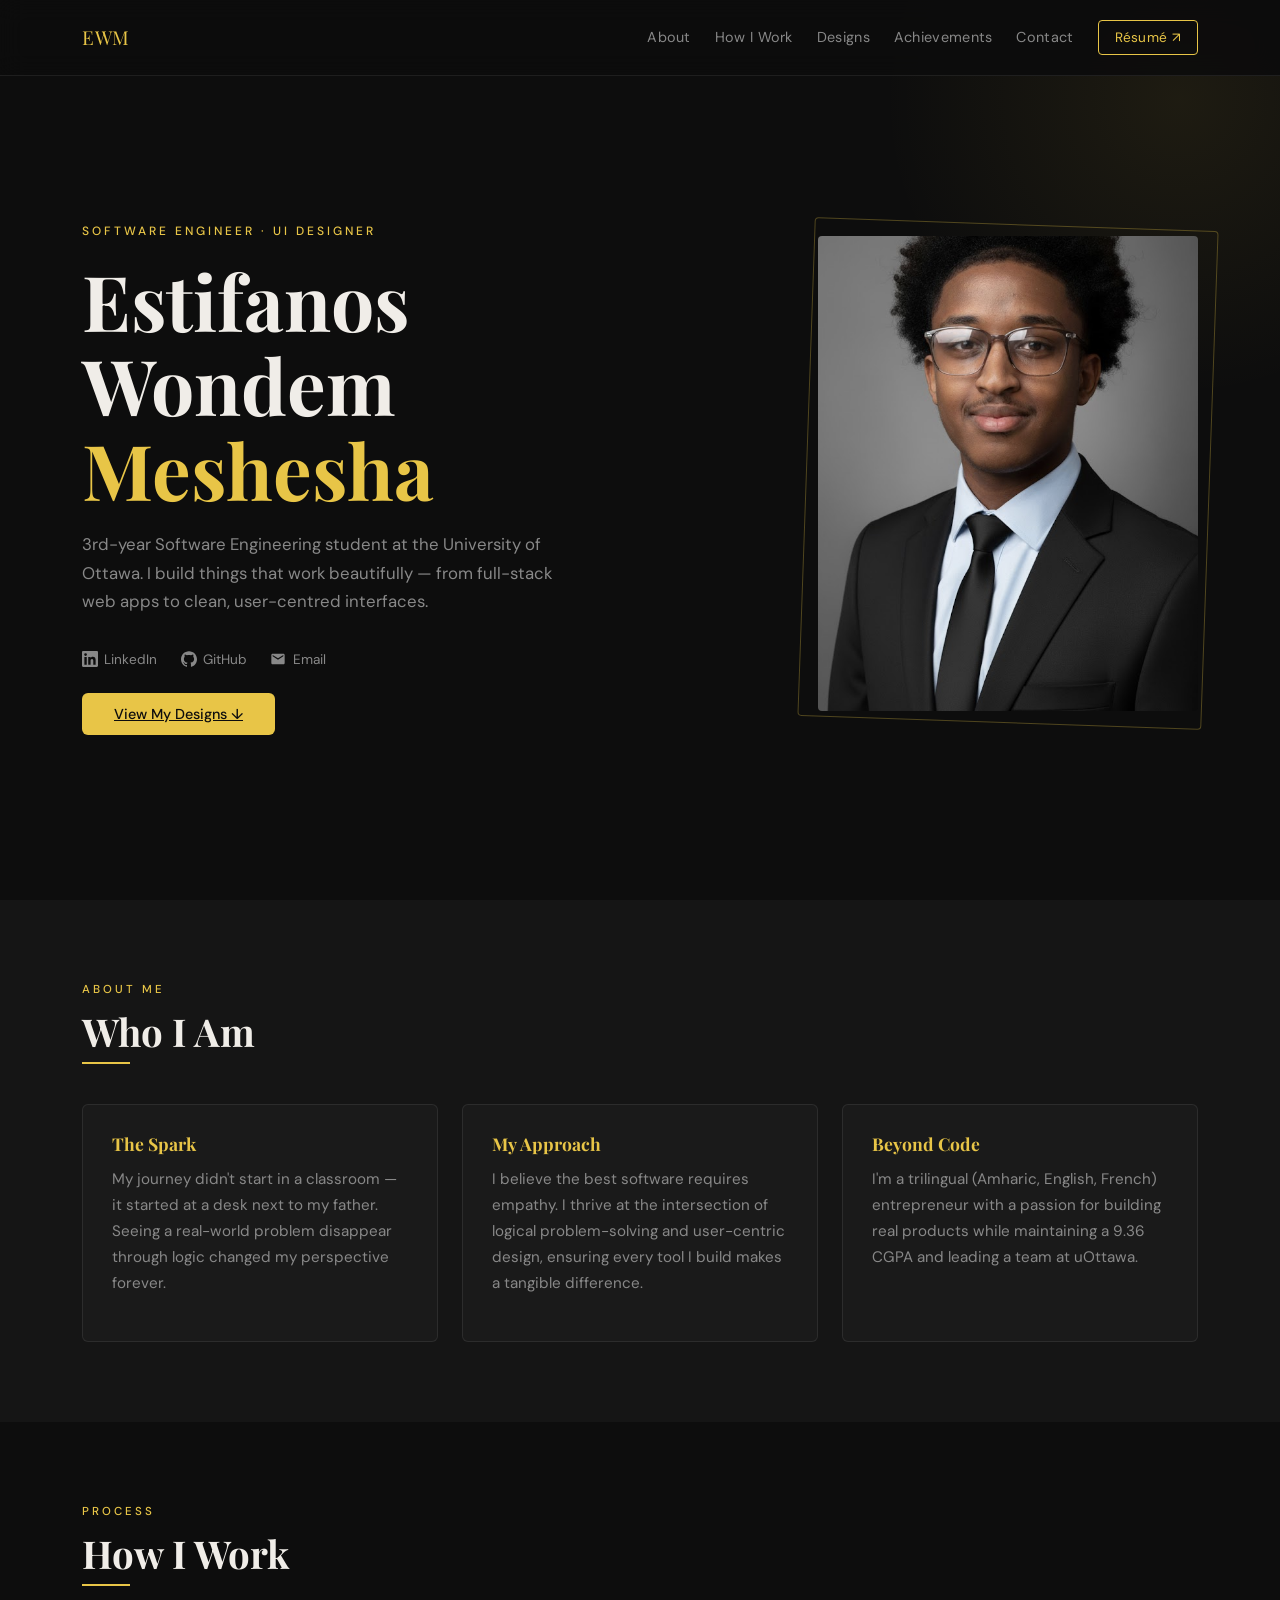
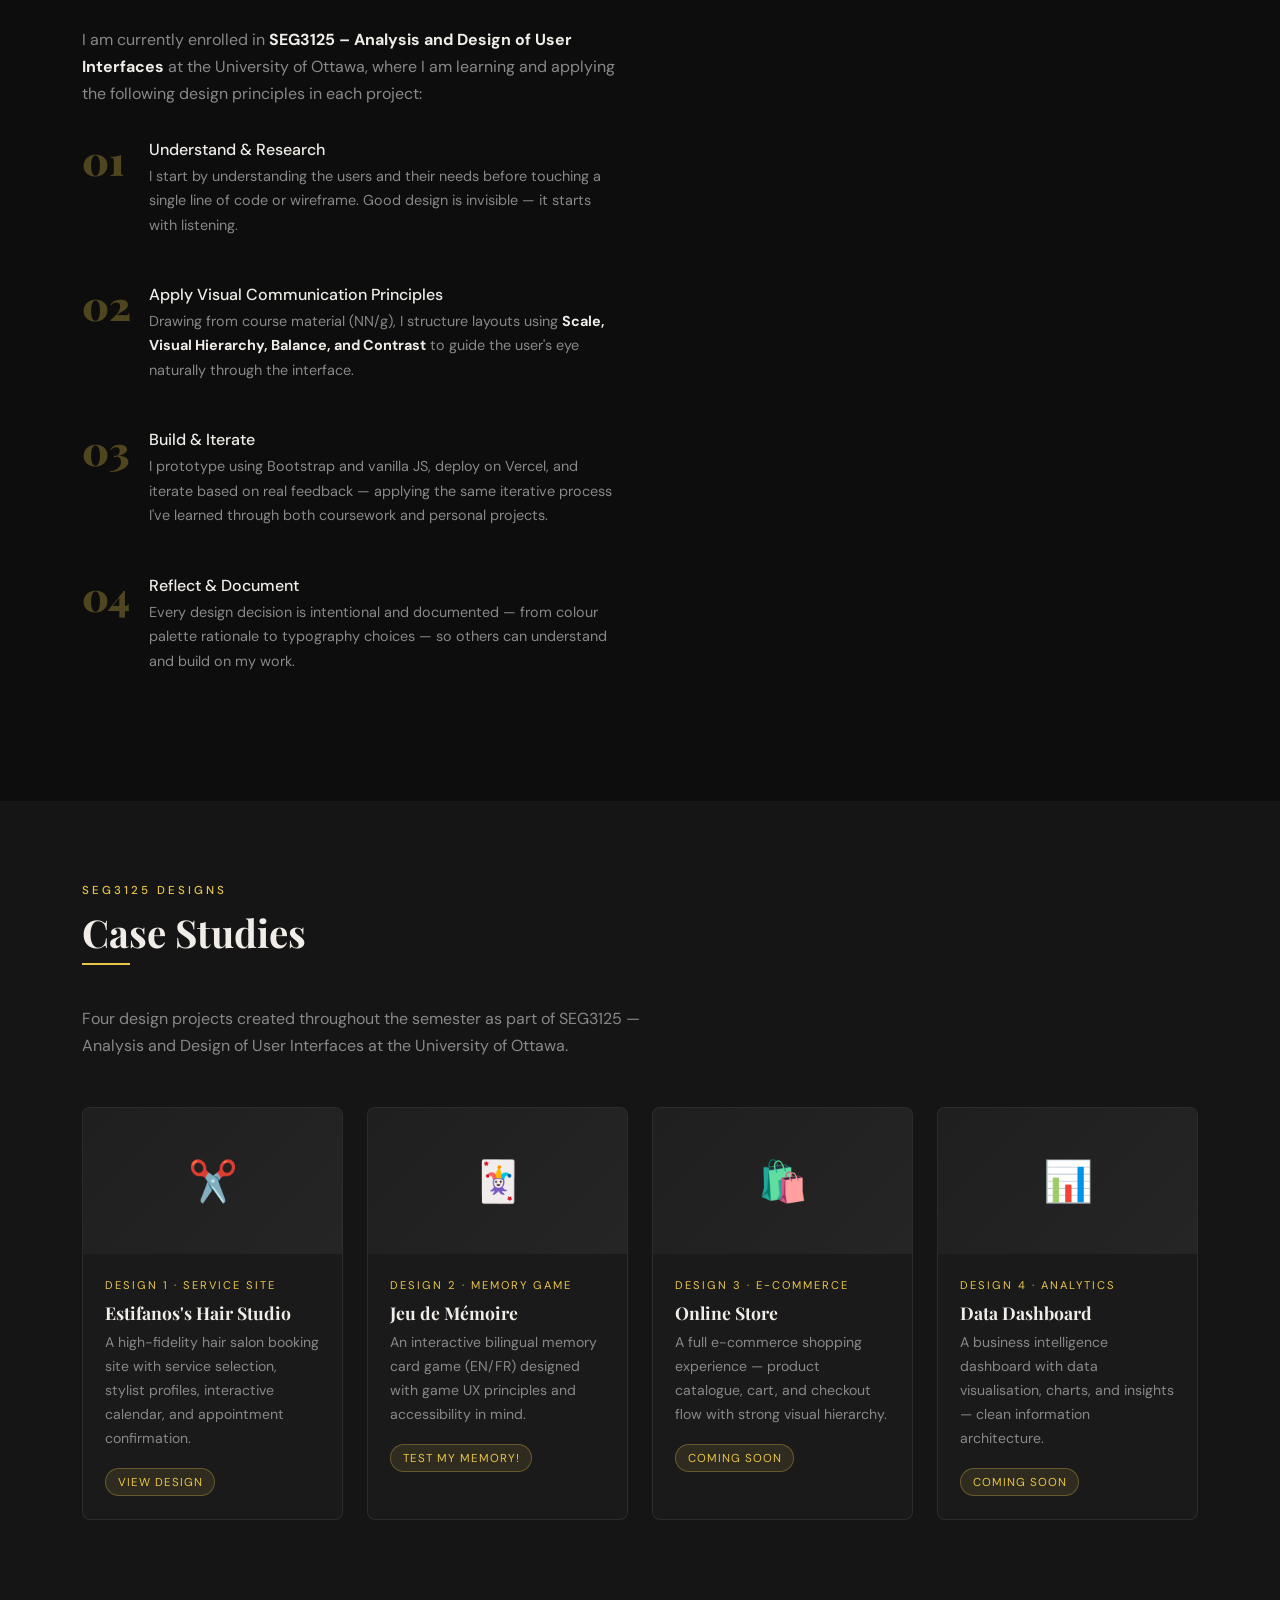
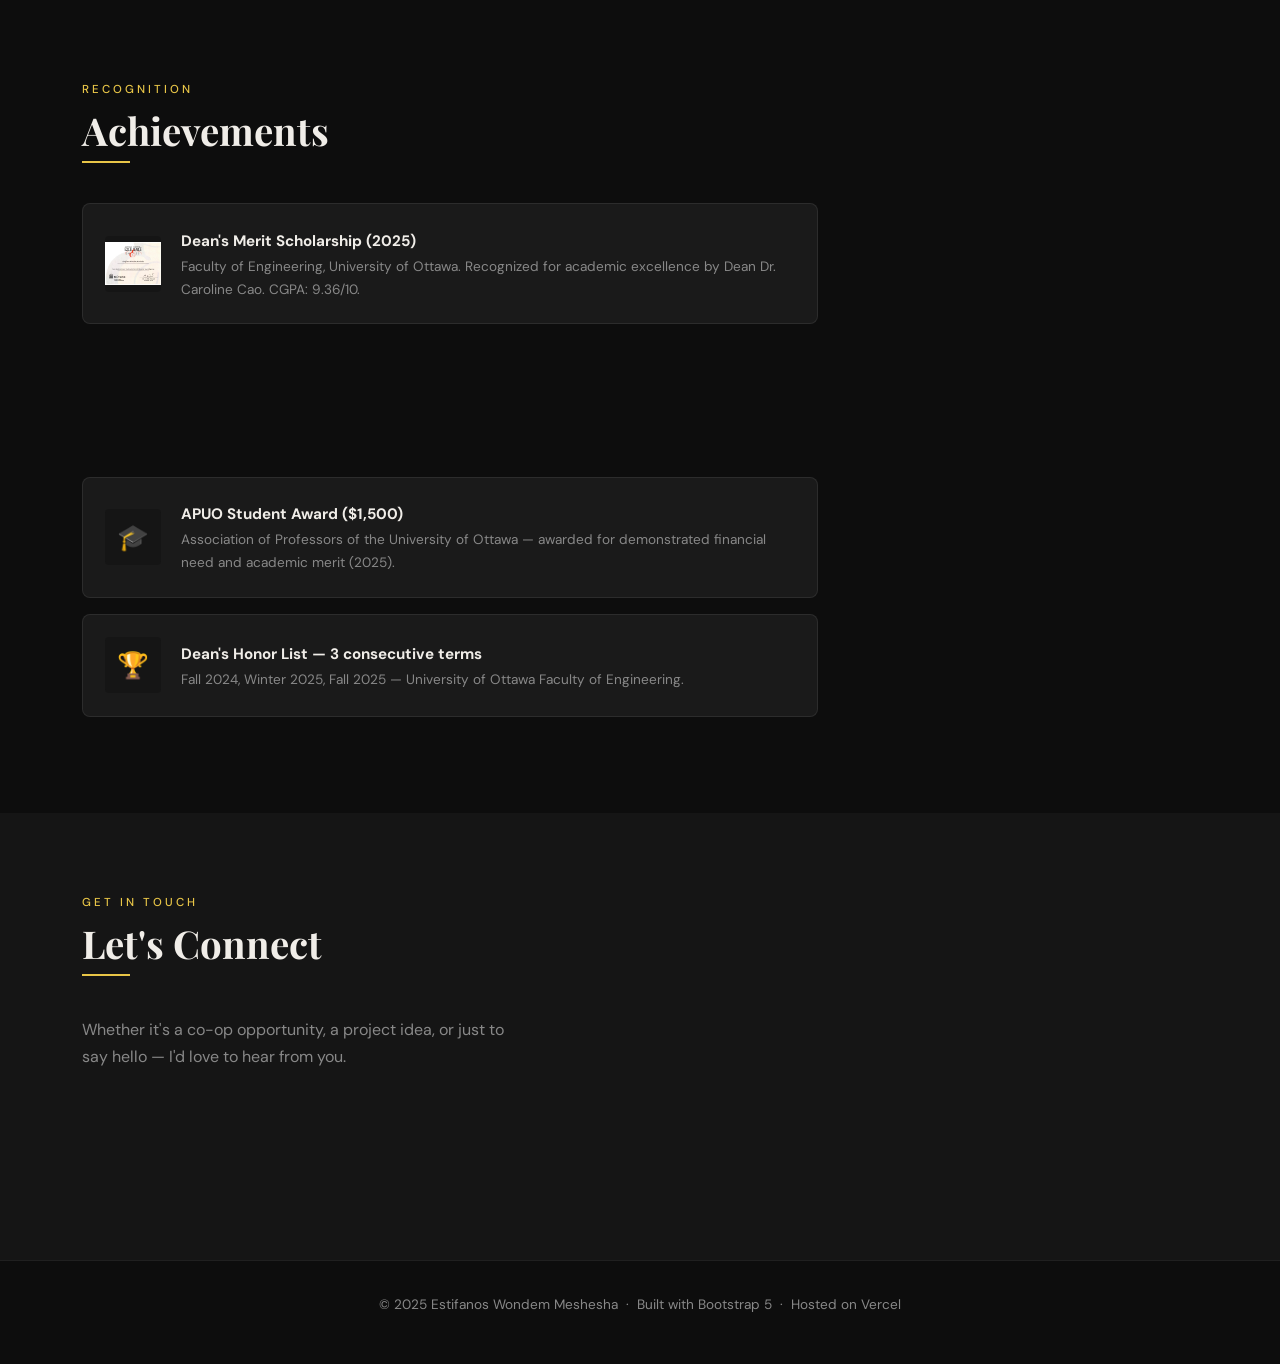
<file: index.html>
<!DOCTYPE html>
<html lang="en">
<head>
  <meta charset="UTF-8" />
  <meta name="viewport" content="width=device-width, initial-scale=1.0"/>
  <title>Estifanos Wondem Meshesha | Portfolio</title>
  <link href="https://cdn.jsdelivr.net/npm/bootstrap@5.3.2/dist/css/bootstrap.min.css" rel="stylesheet"/>
  <link href="https://fonts.googleapis.com/css2?family=Playfair+Display:wght@700;900&family=DM+Sans:wght@300;400;500&display=swap" rel="stylesheet"/>
  <link rel="stylesheet" href="style.css"/>
</head>
<body>

  
  <nav class="navbar navbar-expand-lg fixed-top">
    <div class="container">
      <a class="navbar-brand" href="#">EWM</a>
      <button class="navbar-toggler" type="button" data-bs-toggle="collapse" data-bs-target="#navMenu">
        <span class="navbar-toggler-icon"></span>
      </button>
      <div class="collapse navbar-collapse justify-content-end" id="navMenu">
        <ul class="navbar-nav align-items-center gap-2">
          <li class="nav-item"><a class="nav-link" href="#about">About</a></li>
          <li class="nav-item"><a class="nav-link" href="#how-i-work">How I Work</a></li>
          <li class="nav-item"><a class="nav-link" href="#case-studies">Designs</a></li>
          <li class="nav-item"><a class="nav-link" href="#achievements">Achievements</a></li>
          <li class="nav-item"><a class="nav-link" href="#contact">Contact</a></li>
          <li class="nav-item ms-2">
            <a class="nav-link resume-btn" href="Images/Resume.pdf" target="_blank">Résumé ↗</a>
          </li>
        </ul>
      </div>
    </div>
  </nav>

  
  <section class="hero" id="home">
    <div class="container">
      <div class="row align-items-center g-5">
        <div class="col-lg-7">
          <p class="hero-label">Software Engineer · UI Designer</p>
          <h1>Estifanos<br>Wondem<br><span>Meshesha</span></h1>
          <p class="hero-desc">
            3rd-year Software Engineering student at the University of Ottawa.
            I build things that work beautifully — from full-stack web apps
            to clean, user-centred interfaces.
          </p>
          <div class="social-row mb-4">
            <a href="https://www.linkedin.com/in/estifanoswm" target="_blank">
              <svg width="16" height="16" viewBox="0 0 24 24" fill="currentColor"><path d="M20.447 20.452h-3.554v-5.569c0-1.328-.027-3.037-1.852-3.037-1.853 0-2.136 1.445-2.136 2.939v5.667H9.351V9h3.414v1.561h.046c.477-.9 1.637-1.85 3.37-1.85 3.601 0 4.267 2.37 4.267 5.455v6.286zM5.337 7.433a2.062 2.062 0 0 1-2.063-2.065 2.064 2.064 0 1 1 2.063 2.065zm1.782 13.019H3.555V9h3.564v11.452zM22.225 0H1.771C.792 0 0 .774 0 1.729v20.542C0 23.227.792 24 1.771 24h20.451C23.2 24 24 23.227 24 22.271V1.729C24 .774 23.2 0 22.222 0h.003z"/></svg>
              LinkedIn
            </a>
            <a href="https://github.com/estifanoswm" target="_blank">
              <svg width="16" height="16" viewBox="0 0 24 24" fill="currentColor"><path d="M12 .297c-6.63 0-12 5.373-12 12 0 5.303 3.438 9.8 8.205 11.385.6.113.82-.258.82-.577 0-.285-.01-1.04-.015-2.04-3.338.724-4.042-1.61-4.042-1.61C4.422 18.07 3.633 17.7 3.633 17.7c-1.087-.744.084-.729.084-.729 1.205.084 1.838 1.236 1.838 1.236 1.07 1.835 2.809 1.305 3.495.998.108-.776.417-1.305.76-1.605-2.665-.3-5.466-1.332-5.466-5.93 0-1.31.465-2.38 1.235-3.22-.135-.303-.54-1.523.105-3.176 0 0 1.005-.322 3.3 1.23.96-.267 1.98-.399 3-.405 1.02.006 2.04.138 3 .405 2.28-1.552 3.285-1.23 3.285-1.23.645 1.653.24 2.873.12 3.176.765.84 1.23 1.91 1.23 3.22 0 4.61-2.805 5.625-5.475 5.92.42.36.81 1.096.81 2.22 0 1.606-.015 2.896-.015 3.286 0 .315.21.69.825.57C20.565 22.092 24 17.592 24 12.297c0-6.627-5.373-12-12-12"/></svg>
              GitHub
            </a>
            <a href="mailto:estifanos.wondem@outlook.com">
              <svg width="16" height="16" viewBox="0 0 24 24" fill="currentColor"><path d="M20 4H4c-1.1 0-2 .9-2 2v12c0 1.1.9 2 2 2h16c1.1 0 2-.9 2-2V6c0-1.1-.9-2-2-2zm0 4l-8 5-8-5V6l8 5 8-5v2z"/></svg>
              Email
            </a>
          </div>
          <a href="#case-studies" class="btn-accent">View My Designs ↓</a>
        </div>
        <div class="col-lg-5 d-none d-lg-flex justify-content-end">
          <div class="hero-img-wrap">
            <img class="hero-img" src="Images/Estifanos_Wondem_Meshesha.png" alt="Estifanos Wondem Meshesha">
          </div>
        </div>
      </div>
    </div>
  </section>

  
  <section id="about">
    <div class="container">
      <p class="section-label fade-up">About Me</p>
      <h2 class="section-title fade-up">Who I Am</h2>
      <div class="divider fade-up"></div>
      <div class="row g-4">
        <div class="col-md-4 fade-up">
          <div class="about-block">
            <h3>The Spark</h3>
            <p>My journey didn't start in a classroom — it started at a desk next to my father. Seeing a real-world problem disappear through logic changed my perspective forever.</p>
          </div>
        </div>
        <div class="col-md-4 fade-up">
          <div class="about-block">
            <h3>My Approach</h3>
            <p>I believe the best software requires empathy. I thrive at the intersection of logical problem-solving and user-centric design, ensuring every tool I build makes a tangible difference.</p>
          </div>
        </div>
        <div class="col-md-4 fade-up">
          <div class="about-block">
            <h3>Beyond Code</h3>
            <p>I'm a trilingual (Amharic, English, French) entrepreneur with a passion for building real products while maintaining a 9.36 CGPA and leading a team at uOttawa.</p>
          </div>
        </div>
      </div>
    </div>
  </section>

  
  <section id="how-i-work">
    <div class="container">
      <p class="section-label fade-up">Process</p>
      <h2 class="section-title fade-up">How I Work</h2>
      <div class="divider fade-up"></div>
      <div class="row g-5">
        <div class="col-lg-6">
          <p class="fade-up" style="color:var(--muted); margin-bottom:2rem;">
            I am currently enrolled in <strong style="color:var(--text)">SEG3125 – Analysis and Design of User Interfaces</strong> at the University of Ottawa, where I am learning and applying the following design principles in each project:
          </p>
          <div class="process-step fade-up">
            <span class="step-num">01</span>
            <div class="step-content">
              <h4>Understand &amp; Research</h4>
              <p>I start by understanding the users and their needs before touching a single line of code or wireframe. Good design is invisible — it starts with listening.</p>
            </div>
          </div>
          <div class="process-step fade-up">
            <span class="step-num">02</span>
            <div class="step-content">
              <h4>Apply Visual Communication Principles</h4>
              <p>Drawing from course material (NN/g), I structure layouts using <strong style="color:var(--text)">Scale, Visual Hierarchy, Balance, and Contrast</strong> to guide the user's eye naturally through the interface.</p>
            </div>
          </div>
          <div class="process-step fade-up">
            <span class="step-num">03</span>
            <div class="step-content">
              <h4>Build &amp; Iterate</h4>
              <p>I prototype using Bootstrap and vanilla JS, deploy on Vercel, and iterate based on real feedback — applying the same iterative process I've learned through both coursework and personal projects.</p>
            </div>
          </div>
          <div class="process-step fade-up">
            <span class="step-num">04</span>
            <div class="step-content">
              <h4>Reflect &amp; Document</h4>
              <p>Every design decision is intentional and documented — from colour palette rationale to typography choices — so others can understand and build on my work.</p>
            </div>
          </div>
        </div>
        <div class="col-lg-6 fade-up">
          <div class="about-block" style="height:auto;">
            <h3 style="margin-bottom:1rem;">Tools &amp; Technologies</h3>
            <p style="margin-bottom:1.2rem;">My current development toolkit for UI work:</p>
            <div class="tools-list">
              <span class="tool-tag">HTML5</span>
              <span class="tool-tag">CSS3</span>
              <span class="tool-tag">JavaScript</span>
              <span class="tool-tag">Bootstrap 5</span>
              <span class="tool-tag">React 19</span>
              <span class="tool-tag">Next.js 14</span>
              <span class="tool-tag">Tailwind CSS</span>
              <span class="tool-tag">Figma</span>
              <span class="tool-tag">Vercel</span>
              <span class="tool-tag">Git &amp; GitHub</span>
              <span class="tool-tag">Supabase</span>
              <span class="tool-tag">TypeScript</span>
            </div>
            <hr style="border-color:var(--border); margin:1.5rem 0;">
            <p style="font-size:0.88rem; color:var(--muted);">
              Useful references I use throughout my design process:
            </p>
            <div class="mt-2">
              <a href="https://www.nngroup.com/" target="_blank" style="color:var(--accent2); font-size:0.88rem; display:block; margin-bottom:0.4rem;">↗ Nielsen Norman Group (NN/g)</a>
              <a href="https://www.interaction-design.org/" target="_blank" style="color:var(--accent2); font-size:0.88rem; display:block; margin-bottom:0.4rem;">↗ Interaction Design Foundation</a>
              <a href="https://www.w3schools.com/bootstrap5/" target="_blank" style="color:var(--accent2); font-size:0.88rem; display:block;">↗ Bootstrap 5 Documentation</a>
            </div>
          </div>
        </div>
      </div>
    </div>
  </section>

  
  <section id="case-studies">
    <div class="container">
      <p class="section-label fade-up">SEG3125 Designs</p>
      <h2 class="section-title fade-up">Case Studies</h2>
      <div class="divider fade-up"></div>
      <p class="fade-up mb-5" style="color:var(--muted); max-width:560px;">
        Four design projects created throughout the semester as part of SEG3125 — Analysis and Design of User Interfaces at the University of Ottawa.
      </p>
      <div class="row g-4">

        
        <div class="col-md-6 col-lg-3 fade-up">
          <div class="case-card">
            <div class="case-img">✂️</div>
            <div class="case-body">
              <span class="case-tag">Design 1 · Service Site</span>
              <h3>Estifanos's Hair Studio</h3>
              <p>A high-fidelity hair salon booking site with service selection, stylist profiles, interactive calendar, and appointment confirmation.</p>
              <a href="https://estifanos-s.vercel.app/" target="_blank" class="coming-soon-badge" style="text-decoration:none;">View Design</a>
            </div>
          </div>
        </div>

        
        <div class="col-md-6 col-lg-3 fade-up">
          <div class="case-card">
            <div class="case-img">🃏</div>
            <div class="case-body">
              <span class="case-tag">Design 2 · Memory Game</span>
              <h3>Jeu de Mémoire</h3>
              <p>An interactive bilingual memory card game (EN/FR) designed with game UX principles and accessibility in mind.</p>
              <a href="https://deja-vue-alpha.vercel.app/" target="_blank" class="coming-soon-badge" style="text-decoration:none;">Test my memory!</a>
            </div>
          </div>
        </div>

        
        <div class="col-md-6 col-lg-3 fade-up">
          <div class="case-card">
            <div class="case-img">🛍️</div>
            <div class="case-body">
              <span class="case-tag">Design 3 · E-Commerce</span>
              <h3>Online Store</h3>
              <p>A full e-commerce shopping experience — product catalogue, cart, and checkout flow with strong visual hierarchy.</p>
              <span class="coming-soon-badge">Coming Soon</span>
            </div>
          </div>
        </div>

        
        <div class="col-md-6 col-lg-3 fade-up">
          <div class="case-card">
            <div class="case-img">📊</div>
            <div class="case-body">
              <span class="case-tag">Design 4 · Analytics</span>
              <h3>Data Dashboard</h3>
              <p>A business intelligence dashboard with data visualisation, charts, and insights — clean information architecture.</p>
              <span class="coming-soon-badge">Coming Soon</span>
            </div>
          </div>
        </div>

      </div>
    </div>
  </section>

  
  <section id="achievements">
    <div class="container">
      <p class="section-label fade-up">Recognition</p>
      <h2 class="section-title fade-up">Achievements</h2>
      <div class="divider fade-up"></div>
      <div class="row">
        <div class="col-lg-8">
          <div class="achievement-item fade-up">
            <img src="Images/2025.png" alt="Dean's Merit Scholarship 2025">
            <div>
              <strong>Dean's Merit Scholarship (2025)</strong>
              <p>Faculty of Engineering, University of Ottawa. Recognized for academic excellence by Dean Dr. Caroline Cao. CGPA: 9.36/10.</p>
            </div>
          </div>
          <div class="achievement-item fade-up">
            <img src="Images/2024.png" alt="Dean's Merit Scholarship 2024">
            <div>
              <strong>Dean's Merit Scholarship (2024)</strong>
              <p>Faculty of Engineering, University of Ottawa. Recognized for academic excellence by Dean Michel Labrosse.</p>
            </div>
          </div>
          <div class="achievement-item fade-up">
            <div style="width:56px;height:56px;background:var(--surface);border-radius:4px;display:flex;align-items:center;justify-content:center;font-size:1.6rem;flex-shrink:0;">🎓</div>
            <div>
              <strong>APUO Student Award ($1,500)</strong>
              <p>Association of Professors of the University of Ottawa — awarded for demonstrated financial need and academic merit (2025).</p>
            </div>
          </div>
          <div class="achievement-item fade-up">
            <div style="width:56px;height:56px;background:var(--surface);border-radius:4px;display:flex;align-items:center;justify-content:center;font-size:1.6rem;flex-shrink:0;">🏆</div>
            <div>
              <strong>Dean's Honor List — 3 consecutive terms</strong>
              <p>Fall 2024, Winter 2025, Fall 2025 — University of Ottawa Faculty of Engineering.</p>
            </div>
          </div>
        </div>
      </div>
    </div>
  </section>

  
  <section id="contact">
    <div class="container">
      <div class="row">
        <div class="col-lg-5 mb-4 mb-lg-0">
          <p class="section-label fade-up">Get In Touch</p>
          <h2 class="section-title fade-up">Let's Connect</h2>
          <div class="divider fade-up"></div>
          <p class="fade-up" style="color:var(--muted); margin-bottom:1.5rem;">
            Whether it's a co-op opportunity, a project idea, or just to say hello — I'd love to hear from you.
          </p>
          <div class="fade-up">
            <a href="https://linktr.ee/estifanoswm" target="_blank" style="color:var(--accent2); font-size:0.9rem;">↗ Connect on Linktree</a>
          </div>
        </div>
        <div class="col-lg-6 offset-lg-1 fade-up">
          <form class="contact-form" action="https://formspree.io/f/mjgbzwkg" method="POST">
            <div class="row g-3">
              <div class="col-md-6">
                <input type="text" name="name" placeholder="Your Name" required>
              </div>
              <div class="col-md-6">
                <input type="email" name="email" placeholder="your@email.com" required>
              </div>
            </div>
            <textarea name="message" rows="5" placeholder="Tell me about your project or opportunity..."></textarea>
            <button type="submit" class="btn-accent">Send Message →</button>
          </form>
        </div>
      </div>
    </div>
  </section>

  
  <footer>
    <div class="container">
      <p>&copy; 2025 Estifanos Wondem Meshesha &nbsp;·&nbsp; Built with Bootstrap 5 &nbsp;·&nbsp; Hosted on Vercel</p>
    </div>
  </footer>

  <script src="https://cdn.jsdelivr.net/npm/bootstrap@5.3.2/dist/js/bootstrap.bundle.min.js"></script>
  <script>
    // Scroll fade-in observer
    const observer = new IntersectionObserver((entries) => {
      entries.forEach((entry, i) => {
        if (entry.isIntersecting) {
          setTimeout(() => {
            entry.target.classList.add('visible');
          }, i * 80);
          observer.unobserve(entry.target);
        }
      });
    }, { threshold: 0.12 });

    document.querySelectorAll('.fade-up').forEach(el => observer.observe(el));

    // Active nav link highlight
    const sections = document.querySelectorAll('section[id]');
    window.addEventListener('scroll', () => {
      let current = '';
      sections.forEach(s => {
        if (window.scrollY >= s.offsetTop - 100) current = s.getAttribute('id');
      });
      document.querySelectorAll('.nav-link').forEach(link => {
        link.style.color = link.getAttribute('href') === `#${current}` ? 'var(--accent)' : '';
      });
    });
  </script>
</body>
</html>
</file>
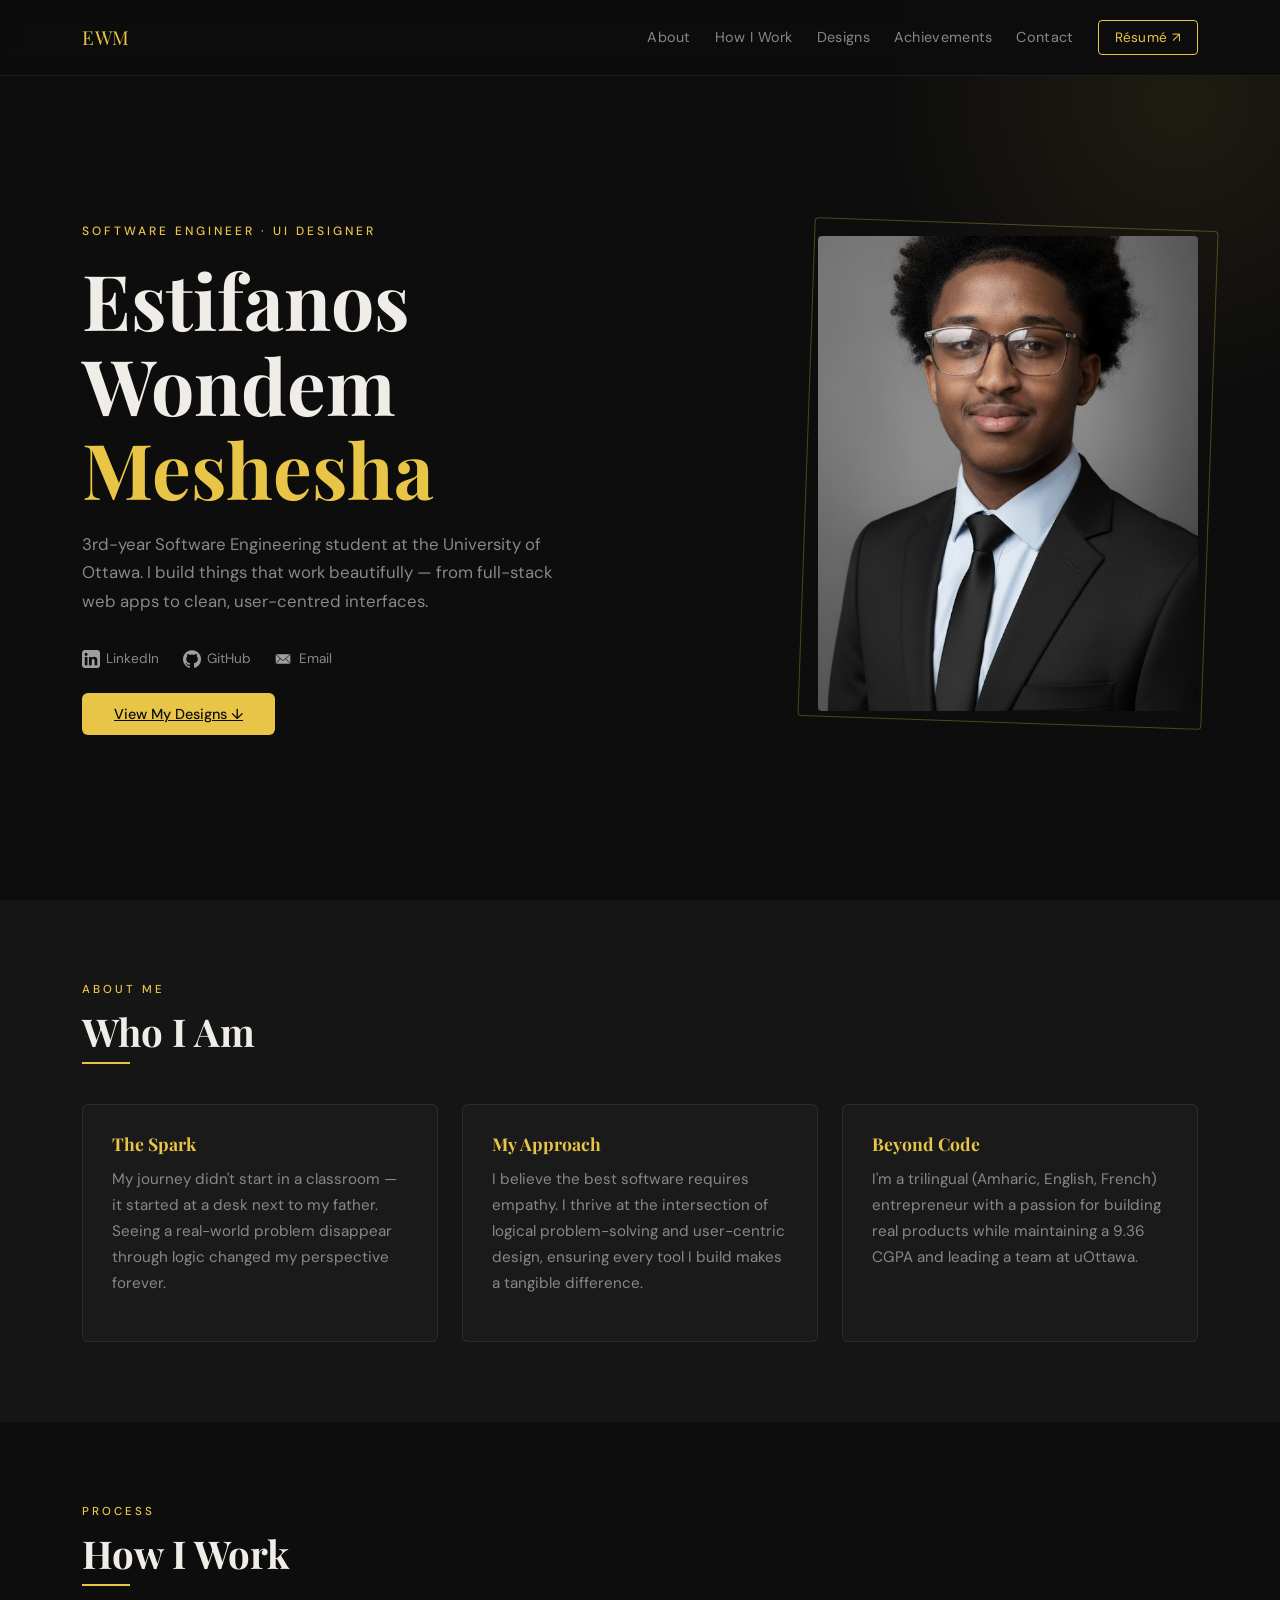
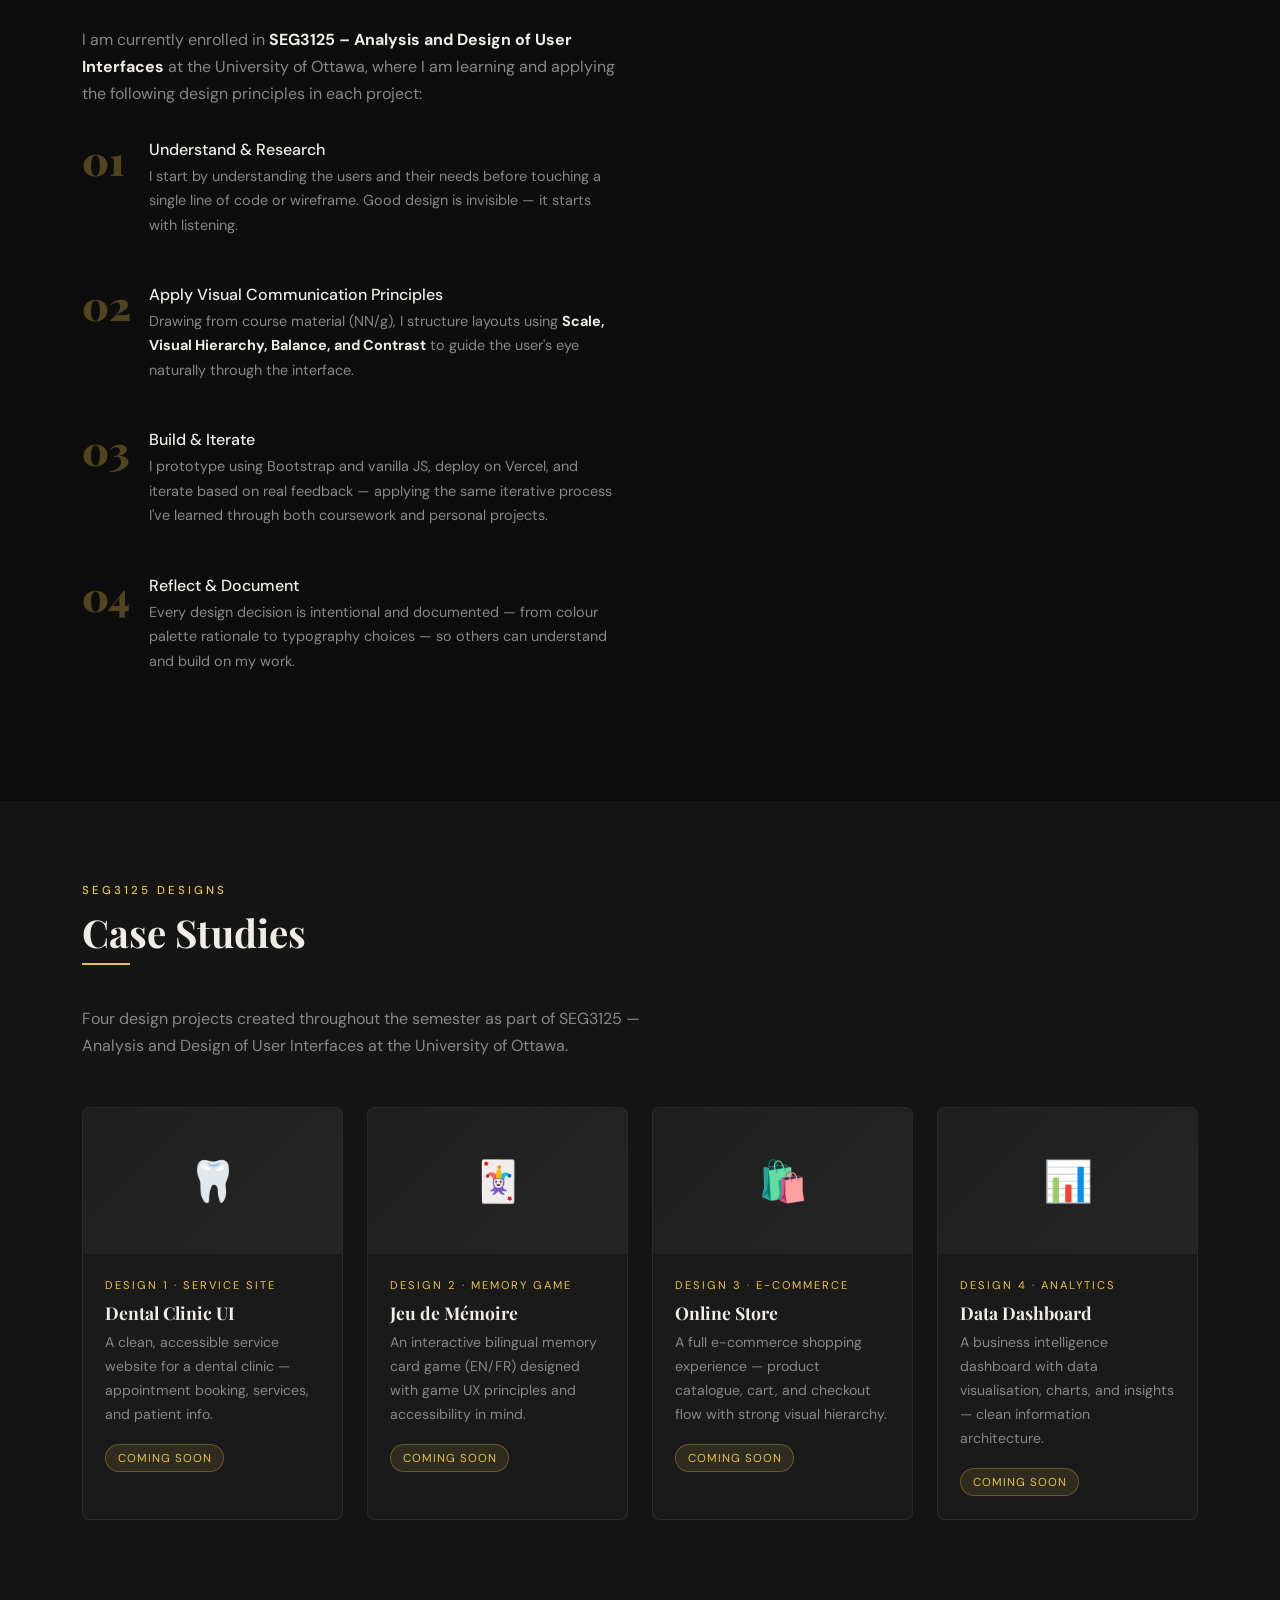
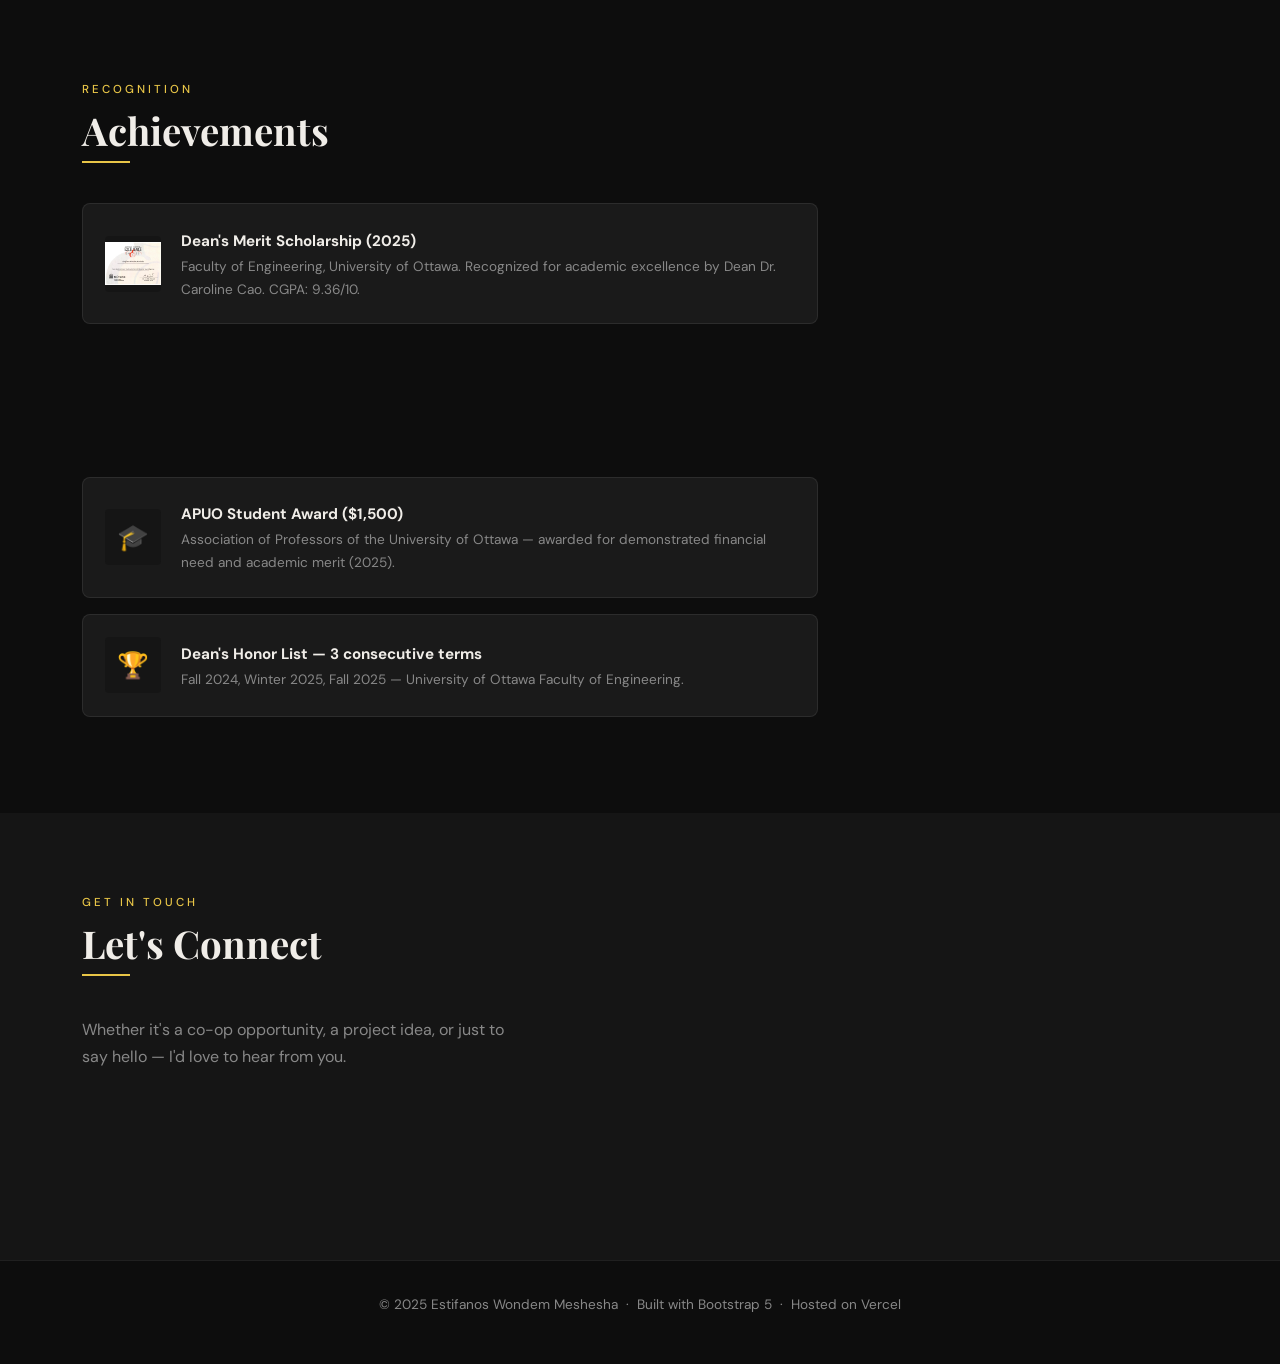
<file: first.html>
<!DOCTYPE html>
<html lang="en">
<head>
  <meta charset="UTF-8" />
  <meta name="viewport" content="width=device-width, initial-scale=1.0"/>
  <title>Estifanos Wondem Meshesha | Portfolio</title>
  <link href="https://cdn.jsdelivr.net/npm/bootstrap@5.3.2/dist/css/bootstrap.min.css" rel="stylesheet"/>
  <link href="https://fonts.googleapis.com/css2?family=Playfair+Display:wght@700;900&family=DM+Sans:wght@300;400;500&display=swap" rel="stylesheet"/>
  <link rel="stylesheet" href="style.css"/>
</head>
<body>

  <!-- ── NAVBAR ──────────────────────────────────── -->
  <nav class="navbar navbar-expand-lg fixed-top">
    <div class="container">
      <a class="navbar-brand" href="#">EWM</a>
      <button class="navbar-toggler" type="button" data-bs-toggle="collapse" data-bs-target="#navMenu">
        <span class="navbar-toggler-icon"></span>
      </button>
      <div class="collapse navbar-collapse justify-content-end" id="navMenu">
        <ul class="navbar-nav align-items-center gap-2">
          <li class="nav-item"><a class="nav-link" href="#about">About</a></li>
          <li class="nav-item"><a class="nav-link" href="#how-i-work">How I Work</a></li>
          <li class="nav-item"><a class="nav-link" href="#case-studies">Designs</a></li>
          <li class="nav-item"><a class="nav-link" href="#achievements">Achievements</a></li>
          <li class="nav-item"><a class="nav-link" href="#contact">Contact</a></li>
          <li class="nav-item ms-2">
            <a class="nav-link resume-btn" href="Images/Resume.pdf" target="_blank">Résumé ↗</a>
          </li>
        </ul>
      </div>
    </div>
  </nav>

  <!-- ── HERO ────────────────────────────────────── -->
  <section class="hero" id="home">
    <div class="container">
      <div class="row align-items-center g-5">
        <div class="col-lg-7">
          <p class="hero-label">Software Engineer · UI Designer</p>
          <h1>Estifanos<br>Wondem<br><span>Meshesha</span></h1>
          <p class="hero-desc">
            3rd-year Software Engineering student at the University of Ottawa.
            I build things that work beautifully — from full-stack web apps
            to clean, user-centred interfaces.
          </p>
          <div class="social-row mb-4">
            <a href="https://www.linkedin.com/in/estifanoswm" target="_blank">
              <img class="social-icon-sm" src="Images/linkedin.png" alt="LinkedIn"> LinkedIn
            </a>
            <a href="https://github.com/estifanoswm" target="_blank">
              <img class="social-icon-sm" src="Images/github.png" alt="GitHub"> GitHub
            </a>
            <a href="mailto:estifanos.wondem@outlook.com">
              <img class="social-icon-sm" src="Images/mail.png" alt="Email"> Email
            </a>
          </div>
          <a href="#case-studies" class="btn-accent">View My Designs ↓</a>
        </div>
        <div class="col-lg-5 d-none d-lg-flex justify-content-end">
          <div class="hero-img-wrap">
            <img class="hero-img" src="Images/Estifanos_Wondem_Meshesha.png" alt="Estifanos Wondem Meshesha">
          </div>
        </div>
      </div>
    </div>
  </section>

  <!-- ── ABOUT ────────────────────────────────────── -->
  <section id="about">
    <div class="container">
      <p class="section-label fade-up">About Me</p>
      <h2 class="section-title fade-up">Who I Am</h2>
      <div class="divider fade-up"></div>
      <div class="row g-4">
        <div class="col-md-4 fade-up">
          <div class="about-block">
            <h3>The Spark</h3>
            <p>My journey didn't start in a classroom — it started at a desk next to my father. Seeing a real-world problem disappear through logic changed my perspective forever.</p>
          </div>
        </div>
        <div class="col-md-4 fade-up">
          <div class="about-block">
            <h3>My Approach</h3>
            <p>I believe the best software requires empathy. I thrive at the intersection of logical problem-solving and user-centric design, ensuring every tool I build makes a tangible difference.</p>
          </div>
        </div>
        <div class="col-md-4 fade-up">
          <div class="about-block">
            <h3>Beyond Code</h3>
            <p>I'm a trilingual (Amharic, English, French) entrepreneur with a passion for building real products while maintaining a 9.36 CGPA and leading a team at uOttawa.</p>
          </div>
        </div>
      </div>
    </div>
  </section>

  <!-- ── HOW I WORK ─────────────────────────────── -->
  <section id="how-i-work">
    <div class="container">
      <p class="section-label fade-up">Process</p>
      <h2 class="section-title fade-up">How I Work</h2>
      <div class="divider fade-up"></div>
      <div class="row g-5">
        <div class="col-lg-6">
          <p class="fade-up" style="color:var(--muted); margin-bottom:2rem;">
            I am currently enrolled in <strong style="color:var(--text)">SEG3125 – Analysis and Design of User Interfaces</strong> at the University of Ottawa, where I am learning and applying the following design principles in each project:
          </p>
          <div class="process-step fade-up">
            <span class="step-num">01</span>
            <div class="step-content">
              <h4>Understand &amp; Research</h4>
              <p>I start by understanding the users and their needs before touching a single line of code or wireframe. Good design is invisible — it starts with listening.</p>
            </div>
          </div>
          <div class="process-step fade-up">
            <span class="step-num">02</span>
            <div class="step-content">
              <h4>Apply Visual Communication Principles</h4>
              <p>Drawing from course material (NN/g), I structure layouts using <strong style="color:var(--text)">Scale, Visual Hierarchy, Balance, and Contrast</strong> to guide the user's eye naturally through the interface.</p>
            </div>
          </div>
          <div class="process-step fade-up">
            <span class="step-num">03</span>
            <div class="step-content">
              <h4>Build &amp; Iterate</h4>
              <p>I prototype using Bootstrap and vanilla JS, deploy on Vercel, and iterate based on real feedback — applying the same iterative process I've learned through both coursework and personal projects.</p>
            </div>
          </div>
          <div class="process-step fade-up">
            <span class="step-num">04</span>
            <div class="step-content">
              <h4>Reflect &amp; Document</h4>
              <p>Every design decision is intentional and documented — from colour palette rationale to typography choices — so others can understand and build on my work.</p>
            </div>
          </div>
        </div>
        <div class="col-lg-6 fade-up">
          <div class="about-block" style="height:auto;">
            <h3 style="margin-bottom:1rem;">Tools &amp; Technologies</h3>
            <p style="margin-bottom:1.2rem;">My current development toolkit for UI work:</p>
            <div class="tools-list">
              <span class="tool-tag">HTML5</span>
              <span class="tool-tag">CSS3</span>
              <span class="tool-tag">JavaScript</span>
              <span class="tool-tag">Bootstrap 5</span>
              <span class="tool-tag">React 19</span>
              <span class="tool-tag">Next.js 14</span>
              <span class="tool-tag">Tailwind CSS</span>
              <span class="tool-tag">Figma</span>
              <span class="tool-tag">Vercel</span>
              <span class="tool-tag">Git &amp; GitHub</span>
              <span class="tool-tag">Supabase</span>
              <span class="tool-tag">TypeScript</span>
            </div>
            <hr style="border-color:var(--border); margin:1.5rem 0;">
            <p style="font-size:0.88rem; color:var(--muted);">
              Useful references I use throughout my design process:
            </p>
            <div class="mt-2">
              <a href="https://www.nngroup.com/" target="_blank" style="color:var(--accent2); font-size:0.88rem; display:block; margin-bottom:0.4rem;">↗ Nielsen Norman Group (NN/g)</a>
              <a href="https://www.interaction-design.org/" target="_blank" style="color:var(--accent2); font-size:0.88rem; display:block; margin-bottom:0.4rem;">↗ Interaction Design Foundation</a>
              <a href="https://www.w3schools.com/bootstrap5/" target="_blank" style="color:var(--accent2); font-size:0.88rem; display:block;">↗ Bootstrap 5 Documentation</a>
            </div>
          </div>
        </div>
      </div>
    </div>
  </section>

  <!-- ── CASE STUDIES ──────────────────────────── -->
  <section id="case-studies">
    <div class="container">
      <p class="section-label fade-up">SEG3125 Designs</p>
      <h2 class="section-title fade-up">Case Studies</h2>
      <div class="divider fade-up"></div>
      <p class="fade-up mb-5" style="color:var(--muted); max-width:560px;">
        Four design projects created throughout the semester as part of SEG3125 — Analysis and Design of User Interfaces at the University of Ottawa.
      </p>
      <div class="row g-4">

        <!-- Design 1 -->
        <div class="col-md-6 col-lg-3 fade-up">
          <div class="case-card">
            <div class="case-img">🦷</div>
            <div class="case-body">
              <span class="case-tag">Design 1 · Service Site</span>
              <h3>Dental Clinic UI</h3>
              <p>A clean, accessible service website for a dental clinic — appointment booking, services, and patient info.</p>
              <span class="coming-soon-badge">Coming Soon</span>
            </div>
          </div>
        </div>

        <!-- Design 2 -->
        <div class="col-md-6 col-lg-3 fade-up">
          <div class="case-card">
            <div class="case-img">🃏</div>
            <div class="case-body">
              <span class="case-tag">Design 2 · Memory Game</span>
              <h3>Jeu de Mémoire</h3>
              <p>An interactive bilingual memory card game (EN/FR) designed with game UX principles and accessibility in mind.</p>
              <span class="coming-soon-badge">Coming Soon</span>
            </div>
          </div>
        </div>

        <!-- Design 3 -->
        <div class="col-md-6 col-lg-3 fade-up">
          <div class="case-card">
            <div class="case-img">🛍️</div>
            <div class="case-body">
              <span class="case-tag">Design 3 · E-Commerce</span>
              <h3>Online Store</h3>
              <p>A full e-commerce shopping experience — product catalogue, cart, and checkout flow with strong visual hierarchy.</p>
              <span class="coming-soon-badge">Coming Soon</span>
            </div>
          </div>
        </div>

        <!-- Design 4 -->
        <div class="col-md-6 col-lg-3 fade-up">
          <div class="case-card">
            <div class="case-img">📊</div>
            <div class="case-body">
              <span class="case-tag">Design 4 · Analytics</span>
              <h3>Data Dashboard</h3>
              <p>A business intelligence dashboard with data visualisation, charts, and insights — clean information architecture.</p>
              <span class="coming-soon-badge">Coming Soon</span>
            </div>
          </div>
        </div>

      </div>
    </div>
  </section>

  <!-- ── ACHIEVEMENTS ──────────────────────────── -->
  <section id="achievements">
    <div class="container">
      <p class="section-label fade-up">Recognition</p>
      <h2 class="section-title fade-up">Achievements</h2>
      <div class="divider fade-up"></div>
      <div class="row">
        <div class="col-lg-8">
          <div class="achievement-item fade-up">
            <img src="Images/2025.png" alt="Dean's Merit Scholarship 2025">
            <div>
              <strong>Dean's Merit Scholarship (2025)</strong>
              <p>Faculty of Engineering, University of Ottawa. Recognized for academic excellence by Dean Dr. Caroline Cao. CGPA: 9.36/10.</p>
            </div>
          </div>
          <div class="achievement-item fade-up">
            <img src="Images/2024.png" alt="Dean's Merit Scholarship 2024">
            <div>
              <strong>Dean's Merit Scholarship (2024)</strong>
              <p>Faculty of Engineering, University of Ottawa. Recognized for academic excellence by Dean Michel Labrosse.</p>
            </div>
          </div>
          <div class="achievement-item fade-up">
            <div style="width:56px;height:56px;background:var(--surface);border-radius:4px;display:flex;align-items:center;justify-content:center;font-size:1.6rem;flex-shrink:0;">🎓</div>
            <div>
              <strong>APUO Student Award ($1,500)</strong>
              <p>Association of Professors of the University of Ottawa — awarded for demonstrated financial need and academic merit (2025).</p>
            </div>
          </div>
          <div class="achievement-item fade-up">
            <div style="width:56px;height:56px;background:var(--surface);border-radius:4px;display:flex;align-items:center;justify-content:center;font-size:1.6rem;flex-shrink:0;">🏆</div>
            <div>
              <strong>Dean's Honor List — 3 consecutive terms</strong>
              <p>Fall 2024, Winter 2025, Fall 2025 — University of Ottawa Faculty of Engineering.</p>
            </div>
          </div>
        </div>
      </div>
    </div>
  </section>

  <!-- ── CONTACT ───────────────────────────────── -->
  <section id="contact">
    <div class="container">
      <div class="row">
        <div class="col-lg-5 mb-4 mb-lg-0">
          <p class="section-label fade-up">Get In Touch</p>
          <h2 class="section-title fade-up">Let's Connect</h2>
          <div class="divider fade-up"></div>
          <p class="fade-up" style="color:var(--muted); margin-bottom:1.5rem;">
            Whether it's a co-op opportunity, a project idea, or just to say hello — I'd love to hear from you.
          </p>
          <div class="fade-up">
            <a href="https://linktr.ee/estifanoswm" target="_blank" style="color:var(--accent2); font-size:0.9rem;">↗ Connect on Linktree</a>
          </div>
        </div>
        <div class="col-lg-6 offset-lg-1 fade-up">
          <form class="contact-form" action="https://formspree.io/f/mjgbzwkg" method="POST">
            <div class="row g-3">
              <div class="col-md-6">
                <input type="text" name="name" placeholder="Your Name" required>
              </div>
              <div class="col-md-6">
                <input type="email" name="email" placeholder="your@email.com" required>
              </div>
            </div>
            <textarea name="message" rows="5" placeholder="Tell me about your project or opportunity..."></textarea>
            <button type="submit" class="btn-accent">Send Message →</button>
          </form>
        </div>
      </div>
    </div>
  </section>

  <!-- ── FOOTER ────────────────────────────────── -->
  <footer>
    <div class="container">
      <p>&copy; 2025 Estifanos Wondem Meshesha &nbsp;·&nbsp; Built with Bootstrap 5 &nbsp;·&nbsp; Hosted on Vercel</p>
    </div>
  </footer>

  <script src="https://cdn.jsdelivr.net/npm/bootstrap@5.3.2/dist/js/bootstrap.bundle.min.js"></script>
  <script>
    // Scroll fade-in observer
    const observer = new IntersectionObserver((entries) => {
      entries.forEach((entry, i) => {
        if (entry.isIntersecting) {
          setTimeout(() => {
            entry.target.classList.add('visible');
          }, i * 80);
          observer.unobserve(entry.target);
        }
      });
    }, { threshold: 0.12 });

    document.querySelectorAll('.fade-up').forEach(el => observer.observe(el));

    // Active nav link highlight
    const sections = document.querySelectorAll('section[id]');
    window.addEventListener('scroll', () => {
      let current = '';
      sections.forEach(s => {
        if (window.scrollY >= s.offsetTop - 100) current = s.getAttribute('id');
      });
      document.querySelectorAll('.nav-link').forEach(link => {
        link.style.color = link.getAttribute('href') === `#${current}` ? 'var(--accent)' : '';
      });
    });
  </script>
</body>
</html>
</file>
<file: style.css>
:root {
      --bg:        #0d0d0d;
      --surface:   #151515;
      --card:      #1a1a1a;
      --accent:    #e8c547;
      --accent2:   #4fc3f7;
      --text:      #f0ede8;
      --muted:     #888;
      --border:    rgba(255,255,255,0.08);
    }

    
    * { box-sizing: border-box; margin: 0; padding: 0; }

    html { scroll-behavior: smooth; }

    body {
      background: var(--bg);
      color: var(--text);
      font-family: 'DM Sans', sans-serif;
      font-weight: 400;
      line-height: 1.7;
    }

    h1, h2, h3 {
      font-family: 'Playfair Display', serif;
      font-weight: 700;
    }

    
    .navbar {
      background: rgba(13,13,13,0.92) !important;
      backdrop-filter: blur(12px);
      border-bottom: 1px solid var(--border);
      padding: 1rem 0;
    }

    .navbar-brand {
      font-family: 'Playfair Display', serif;
      font-size: 1.2rem;
      color: var(--accent) !important;
      letter-spacing: 0.5px;
    }

    .nav-link {
      color: var(--muted) !important;
      font-size: 0.9rem;
      letter-spacing: 0.3px;
      transition: color 0.2s;
    }
    .nav-link:hover { color: var(--accent) !important; }

    .resume-btn {
      border: 1px solid var(--accent);
      color: var(--accent) !important;
      border-radius: 4px;
      padding: 0.3rem 1rem !important;
      font-size: 0.85rem;
      transition: all 0.2s;
    }
    .resume-btn:hover {
      background: var(--accent);
      color: var(--bg) !important;
    }

    
    .hero {
      min-height: 100vh;
      display: flex;
      align-items: center;
      position: relative;
      overflow: hidden;
      padding: 8rem 0 5rem;
    }

    .hero::before {
      content: '';
      position: absolute;
      top: -200px; right: -200px;
      width: 600px; height: 600px;
      background: radial-gradient(circle, rgba(232,197,71,0.08) 0%, transparent 70%);
      pointer-events: none;
    }

    .hero-label {
      font-size: 0.75rem;
      letter-spacing: 3px;
      text-transform: uppercase;
      color: var(--accent);
      font-family: 'DM Sans', sans-serif;
      font-weight: 500;
    }

    .hero h1 {
      font-size: clamp(2.8rem, 6vw, 5rem);
      line-height: 1.1;
      color: var(--text);
      margin: 0.5rem 0 1.2rem;
    }

    .hero h1 span { color: var(--accent); }

    .hero-desc {
      font-size: 1.05rem;
      color: var(--muted);
      max-width: 480px;
      margin-bottom: 2rem;
    }

    .hero-img-wrap {
      position: relative;
    }

    .hero-img-wrap::before {
      content: '';
      position: absolute;
      inset: -12px;
      border: 1px solid var(--accent);
      border-radius: 4px;
      opacity: 0.3;
      transform: rotate(2deg);
    }

    .hero-img {
      width: 100%;
      max-width: 380px;
      border-radius: 4px;
      display: block;
      filter: grayscale(20%);
      object-fit: cover;
      aspect-ratio: 4/5;
      background: var(--card);
    }

    .social-row a {
      display: inline-flex;
      align-items: center;
      gap: 0.4rem;
      color: var(--muted);
      text-decoration: none;
      font-size: 0.85rem;
      margin-right: 1.2rem;
      transition: color 0.2s;
    }
    .social-row a:hover { color: var(--accent); }

    .social-icon-sm { width: 18px; height: 18px; filter: brightness(0) invert(1) opacity(0.6); }

    
    section { padding: 5rem 0; }

    .section-label {
      font-size: 0.72rem;
      letter-spacing: 3px;
      text-transform: uppercase;
      color: var(--accent);
      font-family: 'DM Sans', sans-serif;
      font-weight: 500;
      margin-bottom: 0.5rem;
    }

    .section-title {
      font-size: clamp(1.8rem, 3vw, 2.6rem);
      margin-bottom: 0.5rem;
    }

    .divider {
      width: 48px;
      height: 2px;
      background: var(--accent);
      margin-bottom: 2.5rem;
    }

    
    #about { background: var(--surface); }

    .about-block {
      background: var(--card);
      border: 1px solid var(--border);
      border-radius: 6px;
      padding: 1.8rem;
      height: 100%;
      transition: border-color 0.3s;
    }
    .about-block:hover { border-color: rgba(232,197,71,0.3); }

    .about-block h3 {
      font-size: 1.1rem;
      color: var(--accent);
      margin-bottom: 0.8rem;
    }

    .about-block p { color: var(--muted); font-size: 0.95rem; }

    
    #how-i-work { background: var(--bg); }

    .process-step {
      display: flex;
      gap: 1.2rem;
      margin-bottom: 2rem;
      align-items: flex-start;
    }

    .step-num {
      font-family: 'Playfair Display', serif;
      font-size: 2.5rem;
      color: var(--accent);
      opacity: 0.3;
      line-height: 1;
      min-width: 48px;
      font-weight: 900;
    }

    .step-content h4 {
      font-family: 'DM Sans', sans-serif;
      font-weight: 500;
      font-size: 1rem;
      margin-bottom: 0.3rem;
      color: var(--text);
    }

    .step-content p { font-size: 0.9rem; color: var(--muted); }

    .tools-list {
      display: flex;
      flex-wrap: wrap;
      gap: 0.6rem;
      margin-top: 2rem;
    }

    .tool-tag {
      background: var(--card);
      border: 1px solid var(--border);
      color: var(--muted);
      font-size: 0.8rem;
      padding: 0.3rem 0.8rem;
      border-radius: 20px;
      transition: all 0.2s;
    }
    .tool-tag:hover {
      border-color: var(--accent);
      color: var(--accent);
    }

    
    #case-studies { background: var(--surface); }

    .case-card {
      background: var(--card);
      border: 1px solid var(--border);
      border-radius: 8px;
      overflow: hidden;
      height: 100%;
      transition: transform 0.3s, border-color 0.3s;
    }
    .case-card:hover {
      transform: translateY(-4px);
      border-color: rgba(232,197,71,0.25);
    }

    .case-img {
      width: 100%;
      aspect-ratio: 16/9;
      object-fit: cover;
      display: flex;
      align-items: center;
      justify-content: center;
      font-size: 2.5rem;
      background: linear-gradient(135deg, #1f1f1f 0%, #252525 100%);
    }

    .case-body { padding: 1.4rem; }

    .case-tag {
      font-size: 0.7rem;
      letter-spacing: 2px;
      text-transform: uppercase;
      color: var(--accent);
      margin-bottom: 0.4rem;
      display: block;
    }

    .case-body h3 {
      font-size: 1.1rem;
      margin-bottom: 0.5rem;
      color: var(--text);
    }

    .case-body p { font-size: 0.88rem; color: var(--muted); margin-bottom: 1rem; }

    .coming-soon-badge {
      display: inline-block;
      background: rgba(232,197,71,0.1);
      border: 1px solid rgba(232,197,71,0.3);
      color: var(--accent);
      font-size: 0.72rem;
      letter-spacing: 1px;
      padding: 0.2rem 0.7rem;
      border-radius: 20px;
      text-transform: uppercase;
    }

    
    #achievements { background: var(--bg); }

    .achievement-item {
      display: flex;
      gap: 1.2rem;
      padding: 1.4rem;
      background: var(--card);
      border: 1px solid var(--border);
      border-radius: 8px;
      margin-bottom: 1rem;
      align-items: center;
      transition: border-color 0.3s;
    }
    .achievement-item:hover { border-color: rgba(232,197,71,0.3); }

    .achievement-item img {
      width: 56px;
      height: 56px;
      object-fit: contain;
      border-radius: 4px;
      background: var(--surface);
      flex-shrink: 0;
    }

    .achievement-item strong { color: var(--text); font-size: 0.95rem; }
    .achievement-item p { color: var(--muted); font-size: 0.85rem; margin: 0; }

    
    #contact { background: var(--surface); }

    .contact-form input,
    .contact-form textarea {
      background: var(--card);
      border: 1px solid var(--border);
      color: var(--text);
      border-radius: 6px;
      padding: 0.75rem 1rem;
      width: 100%;
      font-family: 'DM Sans', sans-serif;
      font-size: 0.9rem;
      transition: border-color 0.2s;
      margin-bottom: 1rem;
    }
    .contact-form input:focus,
    .contact-form textarea:focus {
      outline: none;
      border-color: var(--accent);
      background: var(--card);
      color: var(--text);
    }
    .contact-form input::placeholder,
    .contact-form textarea::placeholder { color: var(--muted); }

    .btn-accent {
      background: var(--accent);
      color: var(--bg);
      border: none;
      font-family: 'DM Sans', sans-serif;
      font-weight: 500;
      font-size: 0.9rem;
      padding: 0.75rem 2rem;
      border-radius: 6px;
      cursor: pointer;
      transition: opacity 0.2s;
    }
    .btn-accent:hover { opacity: 0.85; }

    
    footer {
      background: var(--bg);
      border-top: 1px solid var(--border);
      padding: 2rem 0;
      text-align: center;
      color: var(--muted);
      font-size: 0.85rem;
    }

    
    .fade-up {
      opacity: 0;
      transform: translateY(24px);
      transition: opacity 0.6s ease, transform 0.6s ease;
    }
    .fade-up.visible {
      opacity: 1;
      transform: translateY(0);
    }

    
    .navbar-toggler { border-color: var(--border); }
    .navbar-toggler-icon { filter: invert(1); }
</file>
